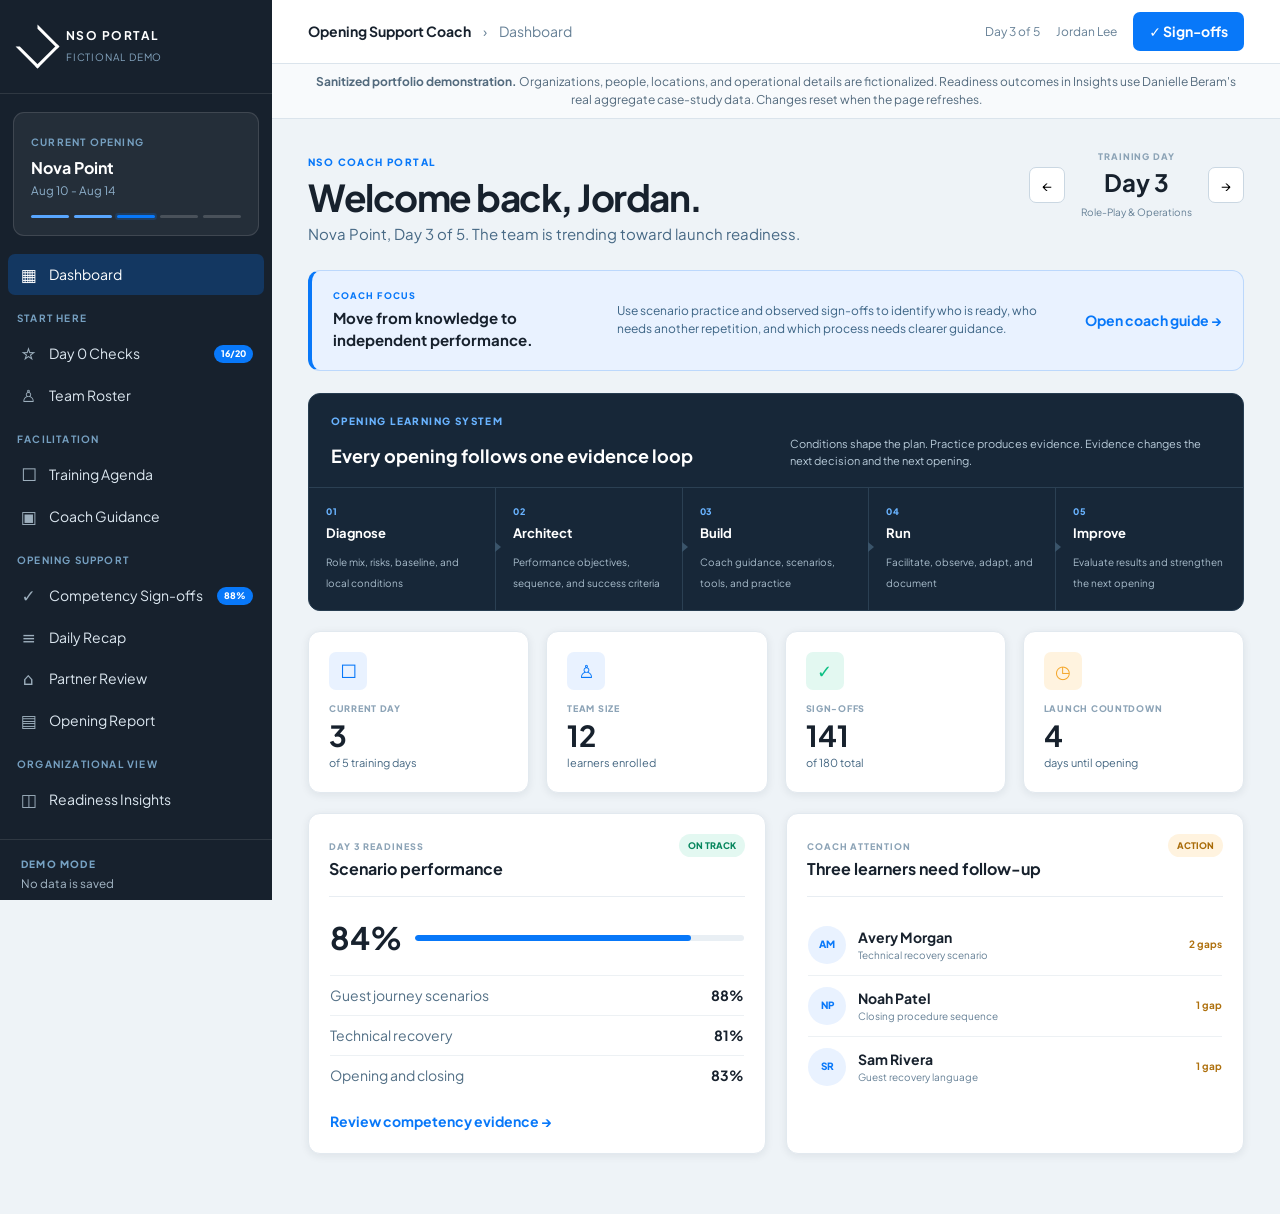
<file: demo/index.html>
<!DOCTYPE html>
<html lang="en">
<head>
  <meta charset="UTF-8">
  <meta name="viewport" content="width=device-width, initial-scale=1.0">
  <title>NSO Coach Portal | Fictional Portfolio Demo</title>
  <meta name="description" content="A fictional, front-end-only demonstration of Danielle Beram's NSO Coach Portal.">
  <link rel="preconnect" href="https://fonts.googleapis.com">
  <link rel="preconnect" href="https://fonts.gstatic.com" crossorigin>
  <link href="https://fonts.googleapis.com/css2?family=Plus+Jakarta+Sans:wght@400;500;600;700;800&display=swap" rel="stylesheet">
  <link rel="stylesheet" href="demo.css">
</head>
<body>
  <div class="demo-shell">
    <aside class="sidebar" id="sidebar">
      <div class="brand">
        <span class="brand-mark" aria-hidden="true"></span>
        <div>
          <strong>NSO PORTAL</strong>
          <span>Fictional demo</span>
        </div>
      </div>

      <div class="opening-card">
        <span>CURRENT OPENING</span>
        <strong>Nova Point</strong>
        <small>Aug 10 - Aug 14</small>
        <div class="day-pips" aria-label="Five-day program progress">
          <i class="complete"></i>
          <i class="complete"></i>
          <i class="active"></i>
          <i></i>
          <i></i>
        </div>
      </div>

      <nav class="sidebar-nav" aria-label="Demo sections">
        <button class="nav-item active" data-view="dashboard">
          <span class="nav-icon">▦</span>Dashboard
        </button>

        <p class="nav-label">START HERE</p>
        <button class="nav-item" data-view="readiness">
          <span class="nav-icon">☆</span>Day 0 Checks
          <span class="nav-count" id="readinessNavCount">16/20</span>
        </button>
        <button class="nav-item" data-view="roster">
          <span class="nav-icon">♙</span>Team Roster
        </button>

        <p class="nav-label">FACILITATION</p>
        <button class="nav-item" data-view="agenda">
          <span class="nav-icon">□</span>Training Agenda
        </button>
        <button class="nav-item" data-view="guidance">
          <span class="nav-icon">▣</span>Coach Guidance
        </button>

        <p class="nav-label">OPENING SUPPORT</p>
        <button class="nav-item" data-view="signoffs">
          <span class="nav-icon">✓</span>Competency Sign-offs
          <span class="nav-count" id="signoffNavCount">78%</span>
        </button>
        <button class="nav-item" data-view="recap">
          <span class="nav-icon">≡</span>Daily Recap
        </button>
        <button class="nav-item" data-view="partner">
          <span class="nav-icon">⌂</span>Partner Review
        </button>
        <button class="nav-item" data-view="report">
          <span class="nav-icon">▤</span>Opening Report
        </button>

        <p class="nav-label">ORGANIZATIONAL VIEW</p>
        <button class="nav-item" data-view="insights">
          <span class="nav-icon">◫</span>Readiness Insights
        </button>
      </nav>

      <div class="sidebar-foot">
        <span>DEMO MODE</span>
        <small>No data is saved</small>
      </div>
    </aside>

    <div class="app">
      <header class="topbar">
        <button class="menu-button" id="menuButton" aria-label="Open navigation">☰</button>
        <div class="breadcrumb">
          <strong>Opening Support Coach</strong>
          <span>›</span>
          <span id="breadcrumb">Dashboard</span>
        </div>
        <div class="topbar-actions">
          <span class="day-label">Day 3 of 5</span>
          <span class="user-chip">Jordan Lee</span>
          <button class="button primary" data-view-jump="signoffs">✓ Sign-offs</button>
        </div>
      </header>

      <div class="demo-notice">
        <strong>Sanitized portfolio demonstration.</strong>
        Organizations, people, locations, and operational details are fictionalized. Readiness outcomes in Insights use Danielle Beram's real aggregate case-study data. Changes reset when the page refreshes.
      </div>

      <main>
        <section class="view active" id="dashboard" data-title="Dashboard">
          <div class="page-head dashboard-head">
            <div>
              <span class="eyebrow">NSO COACH PORTAL</span>
              <h1>Welcome back, Jordan.</h1>
              <p>Nova Point, Day 3 of 5. The team is trending toward launch readiness.</p>
            </div>
            <div class="day-control">
              <button aria-label="Previous day">←</button>
              <div><small>TRAINING DAY</small><strong>Day 3</strong><span>Role-Play &amp; Operations</span></div>
              <button aria-label="Next day">→</button>
            </div>
          </div>

          <div class="coach-callout">
            <div>
              <span>COACH FOCUS</span>
              <strong>Move from knowledge to independent performance.</strong>
            </div>
            <p>Use scenario practice and observed sign-offs to identify who is ready, who needs another repetition, and which process needs clearer guidance.</p>
            <button class="text-button" data-view-jump="guidance">Open coach guide →</button>
          </div>

          <section class="learning-system" aria-labelledby="learningSystemTitle">
            <div class="learning-system-head">
              <span class="eyebrow">OPENING LEARNING SYSTEM</span>
              <h2 id="learningSystemTitle">Every opening follows one evidence loop</h2>
              <p>Conditions shape the plan. Practice produces evidence. Evidence changes the next decision and the next opening.</p>
            </div>
            <ol>
              <li><span>01</span><strong>Diagnose</strong><small>Role mix, risks, baseline, and local conditions</small></li>
              <li><span>02</span><strong>Architect</strong><small>Performance objectives, sequence, and success criteria</small></li>
              <li><span>03</span><strong>Build</strong><small>Coach guidance, scenarios, tools, and practice</small></li>
              <li><span>04</span><strong>Run</strong><small>Facilitate, observe, adapt, and document</small></li>
              <li><span>05</span><strong>Improve</strong><small>Evaluate results and strengthen the next opening</small></li>
            </ol>
          </section>

          <div class="stat-grid">
            <article>
              <span class="stat-icon blue">□</span>
              <small>CURRENT DAY</small>
              <strong>3</strong>
              <p>of 5 training days</p>
            </article>
            <article>
              <span class="stat-icon blue">♙</span>
              <small>TEAM SIZE</small>
              <strong>12</strong>
              <p>learners enrolled</p>
            </article>
            <article>
              <span class="stat-icon green">✓</span>
              <small>SIGN-OFFS</small>
              <strong id="dashboardSigned">141</strong>
              <p>of 180 total</p>
            </article>
            <article>
              <span class="stat-icon amber">◷</span>
              <small>LAUNCH COUNTDOWN</small>
              <strong>4</strong>
              <p>days until opening</p>
            </article>
          </div>

          <div class="dashboard-grid">
            <article class="card">
              <div class="card-head">
                <div><small>DAY 3 READINESS</small><h2>Scenario performance</h2></div>
                <span class="status-pill good">On track</span>
              </div>
              <div class="score-line">
                <strong>84%</strong>
                <div><span style="width:84%"></span></div>
              </div>
              <ul class="clean-list">
                <li><span>Guest journey scenarios</span><strong>88%</strong></li>
                <li><span>Technical recovery</span><strong>81%</strong></li>
                <li><span>Opening and closing</span><strong>83%</strong></li>
              </ul>
              <button class="text-button" data-view-jump="signoffs">Review competency evidence →</button>
            </article>

            <article class="card">
              <div class="card-head">
                <div><small>COACH ATTENTION</small><h2>Three learners need follow-up</h2></div>
                <span class="status-pill attention">Action</span>
              </div>
              <div class="attention-list">
                <div><span class="avatar">AM</span><p><strong>Avery Morgan</strong><small>Technical recovery scenario</small></p><b>2 gaps</b></div>
                <div><span class="avatar">NP</span><p><strong>Noah Patel</strong><small>Closing procedure sequence</small></p><b>1 gap</b></div>
                <div><span class="avatar">SR</span><p><strong>Sam Rivera</strong><small>Guest recovery language</small></p><b>1 gap</b></div>
              </div>
            </article>
          </div>
        </section>

        <section class="view" id="readiness" data-title="Day 0 Checks">
          <div class="page-head">
            <div>
              <span class="eyebrow">OPENING DIAGNOSIS</span>
              <h1>Day 0 Checks</h1>
              <p>Diagnose local conditions, learner context, operational constraints, and the evidence needed before training begins.</p>
            </div>
          </div>

          <div class="progress-card">
            <div><strong>Opening readiness</strong><span id="readinessText">16 of 20 checks complete</span></div>
            <strong id="readinessPercent">80%</strong>
            <div class="progress-track"><span id="readinessBar" style="width:80%"></span></div>
          </div>

          <div class="check-groups">
            <article class="card check-group">
              <div class="card-head">
                <div><h2>Partnership and planning</h2><p>Align on the coaching plan and ownership before Day 1.</p></div>
                <span class="check-count">4/5</span>
              </div>
              <label><input type="checkbox" checked> Five-day agenda reviewed with the local leader</label>
              <label><input type="checkbox" checked> Escalation paths and response owners confirmed</label>
              <label><input type="checkbox" checked> Daily recap recipients and cadence agreed</label>
              <label><input type="checkbox" checked> Readiness decision criteria explained</label>
              <label><input type="checkbox"> Opening-weekend coverage plan finalized</label>
            </article>

            <article class="card check-group">
              <div class="card-head">
                <div><h2>Learning environment</h2><p>Verify that the team can access every required learning resource.</p></div>
                <span class="check-count">4/5</span>
              </div>
              <label><input type="checkbox" checked> Learner accounts active</label>
              <label><input type="checkbox" checked> Practice stations labeled and ready</label>
              <label><input type="checkbox" checked> Coach guide available offline</label>
              <label><input type="checkbox" checked> Scenario cards printed</label>
              <label><input type="checkbox"> Backup device tested</label>
            </article>

            <article class="card check-group">
              <div class="card-head">
                <div><h2>Operational readiness</h2><p>Confirm the site can support realistic coached practice.</p></div>
                <span class="check-count">4/5</span>
              </div>
              <label><input type="checkbox" checked> Guest flow is safe for practice</label>
              <label><input type="checkbox" checked> Opening and closing tools available</label>
              <label><input type="checkbox" checked> Recovery scenarios prepared</label>
              <label><input type="checkbox" checked> Shift roles assigned</label>
              <label><input type="checkbox"> Final facilities walkthrough complete</label>
            </article>

            <article class="card check-group">
              <div class="card-head">
                <div><h2>Measurement setup</h2><p>Make sure the opening will generate usable readiness evidence.</p></div>
                <span class="check-count">4/5</span>
              </div>
              <label><input type="checkbox" checked> Learner roster and roles verified</label>
              <label><input type="checkbox" checked> Competency standards reviewed</label>
              <label><input type="checkbox" checked> Scenario assessment rubric ready</label>
              <label><input type="checkbox" checked> Baseline readiness score recorded</label>
              <label><input type="checkbox"> Post-opening review scheduled</label>
            </article>
          </div>
        </section>

        <section class="view" id="roster" data-title="Team Roster">
          <div class="page-head split">
            <div>
              <span class="eyebrow">TEAM ROSTER</span>
              <h1>Opening Team</h1>
              <p>Use role mix, prior progress, notes, and observed gaps to target support instead of treating every learner the same.</p>
            </div>
            <div class="head-actions">
              <button class="button secondary" id="addLearner">＋ Add fictional learner</button>
              <button class="button primary" id="bulkReady">Mark team ready</button>
            </div>
          </div>

          <article class="card roster-card">
            <div class="card-head">
              <h2>Learners <span id="rosterCount">(6 shown)</span></h2>
              <small>Portfolio demo subset</small>
            </div>
            <div id="rosterList" class="roster-list"></div>
          </article>
        </section>

        <section class="view" id="agenda" data-title="Training Agenda">
          <div class="page-head">
            <div>
              <span class="eyebrow">DAILY AGENDA</span>
              <h1>A facilitation plan built for performance</h1>
              <p>Each block connects a measurable objective to coach guidance, learner practice, observable evidence, and the next decision.</p>
            </div>
          </div>

          <div class="day-tabs" id="agendaTabs">
            <button data-day="1">DAY 1<strong>Guest Experience</strong></button>
            <button data-day="2">DAY 2<strong>Service &amp; Tech</strong></button>
            <button class="active" data-day="3">DAY 3<strong>Role-Play &amp; Ops</strong></button>
            <button data-day="4">DAY 4<strong>Full Simulation</strong></button>
            <button data-day="5">DAY 5<strong>Launch Readiness</strong></button>
          </div>

          <article class="card agenda-intro">
            <div>
              <small id="agendaDayLabel">DAY 3 LEARNING PLAN</small>
              <h2 id="agendaTitle">Role-Play and Operations</h2>
              <p id="agendaSummary">Convert procedures into fluent performance through coached scenarios and progressive independence.</p>
            </div>
            <span class="status-pill good">Coach guide linked</span>
          </article>

          <div class="agenda-logic">
            <article>
              <span>WHY THIS DAY EXISTS</span>
              <p id="agendaIntent">Integrate isolated skills into complete operational performance.</p>
            </article>
            <article>
              <span>EVIDENCE THIS DAY PRODUCES</span>
              <p id="agendaEvidence">Independent opening, full guest flow, recovery under pressure, and closing performance.</p>
            </article>
          </div>

          <div class="agenda-instruction">
            <strong>Open any agenda block</strong>
            <span>See the performance objectives, coach guidance, Say, See, Do prompts, and evidence captured.</span>
          </div>

          <div class="agenda-list" id="agendaList"></div>
        </section>

        <section class="view" id="guidance" data-title="Coach Guidance">
          <div class="page-head">
            <div>
              <span class="eyebrow">EMBEDDED KNOWLEDGE</span>
              <h1>Coach Guidance</h1>
              <p>Field-tested decision support connects the designed experience to consistent execution at the moment of need.</p>
            </div>
          </div>

          <div class="knowledge-layout">
            <aside class="article-nav">
              <label class="search-box">⌕ <input id="guideSearch" type="search" placeholder="Search guidance"></label>
              <div class="guide-group">
                <p>START HERE</p>
                <button class="guide-link active" data-guide="structure">How to use the five-day plan</button>
                <button class="guide-link" data-guide="signals">Reading readiness signals</button>
              </div>
              <div class="guide-group">
                <p>DAILY FACILITATION</p>
                <button class="guide-link" data-guide="adjust">Adapting without losing the standard</button>
              </div>
              <div class="guide-group">
                <p>COACHING PRACTICE</p>
                <button class="guide-link" data-guide="scenarios">Running scenario practice</button>
                <button class="guide-link" data-guide="feedback">Giving observable feedback</button>
                <button class="guide-link" data-guide="differentiation">Coaching mixed readiness levels</button>
              </div>
              <div class="guide-group">
                <p>EVIDENCE AND DECISIONS</p>
                <button class="guide-link" data-guide="evidence">Capturing usable performance evidence</button>
                <button class="guide-link" data-guide="readiness">Making a readiness decision</button>
              </div>
              <div class="guide-group">
                <p>ESCALATION</p>
                <button class="guide-link" data-guide="confusion">Handling process confusion</button>
                <button class="guide-link" data-guide="intervene">Knowing when to intervene</button>
              </div>
              <p class="guide-empty" id="guideEmpty" hidden>No guidance matches this search.</p>
            </aside>

            <article class="card guide-article" id="guideArticle"></article>
          </div>
        </section>

        <section class="view" id="signoffs" data-title="Competency Sign-offs">
          <div class="page-head split">
            <div>
              <span class="eyebrow">OBSERVED PERFORMANCE</span>
              <h1>Competency Sign-offs</h1>
              <p>Measure observable behavior against predefined criteria by learner, day, and competency.</p>
            </div>
            <button class="button secondary" id="exportDemo">⇩ Export demo summary</button>
          </div>

          <div class="day-tabs compact" id="signoffTabs">
            <button data-signoff-day="1">Day 1</button>
            <button data-signoff-day="2">Day 2</button>
            <button class="active" data-signoff-day="3">Day 3</button>
            <button data-signoff-day="4">Day 4</button>
            <button data-signoff-day="5">Day 5</button>
          </div>

          <article class="card signoff-card">
            <div class="card-head">
              <div><h2 id="signoffTitle">Day 3 competencies</h2><p id="signoffSubtitle">Role-play and store operations</p></div>
              <div class="mini-progress"><strong id="signoffRate">78%</strong><span><i id="signoffRateBar" style="width:78%"></i></span></div>
            </div>
            <div class="table-scroll">
              <table class="signoff-table">
                <thead><tr id="signoffHead"></tr></thead>
                <tbody id="signoffBody"></tbody>
              </table>
            </div>
          </article>
        </section>

        <section class="view" id="recap" data-title="Daily Recap">
          <div class="page-head">
            <div>
              <span class="eyebrow">DAILY REPORTING</span>
              <h1>Daily Training Recap</h1>
              <p>Turn implementation evidence into an immediate coaching adjustment and a consistent stakeholder update.</p>
            </div>
          </div>

          <div class="recap-layout">
            <div class="recap-form">
              <article class="card form-card">
                <div class="card-head"><div><h2>Team progress</h2><p>What moved forward today?</p></div><span class="status-pill good">Day 3</span></div>
                <textarea id="recapProgress" rows="5">The team completed three full guest-flow scenarios. Nine learners performed independently; three need another coached repetition tomorrow.</textarea>
                <div class="quick-add">
                  <button data-add="progress" data-text="All learners attended.">All attended</button>
                  <button data-add="progress" data-text="Scenario confidence improved.">Confidence improved</button>
                  <button data-add="progress" data-text="One learner needs follow-up.">Follow-up needed</button>
                </div>
              </article>

              <article class="card form-card">
                <div class="card-head"><div><h2>Risks and actions</h2><p>What could affect readiness?</p></div></div>
                <textarea id="recapRisks" rows="5">Technical recovery steps are still inconsistent under time pressure. Tomorrow begins with a focused recovery drill before the full simulation.</textarea>
                <div class="quick-add">
                  <button data-add="risks" data-text="No critical blockers.">No critical blockers</button>
                  <button data-add="risks" data-text="Coach follow-up assigned.">Follow-up assigned</button>
                  <button data-add="risks" data-text="Escalation owner confirmed.">Owner confirmed</button>
                </div>
              </article>
            </div>

            <article class="slack-preview">
              <div class="slack-head">
                <div><strong>Message preview</strong><span>Ready to share with stakeholders</span></div>
                <button class="button secondary" id="copyRecap">Copy recap</button>
              </div>
              <div class="slack-channel"># opening-readiness</div>
              <div class="slack-message">
                <span class="avatar purple">JL</span>
                <div>
                  <strong>Jordan Lee <small>Today at 5:15 PM</small></strong>
                  <h3>NSO Daily Recap: Day 3</h3>
                  <p><b>Nova Point</b> | Role-Play and Operations</p>
                  <hr>
                  <h4>Team progress</h4>
                  <p id="previewProgress"></p>
                  <h4>Risks and actions</h4>
                  <p id="previewRisks"></p>
                  <h4>Readiness snapshot</h4>
                  <p>Technical: <b>81%</b> | Operational and guest: <b>84%</b></p>
                </div>
              </div>
            </article>
          </div>
        </section>

        <section class="view" id="partner" data-title="Partner Review">
          <div class="page-head">
            <div>
              <span class="eyebrow">FORMAL REVIEW</span>
              <h1>Partner Readiness Review</h1>
              <p>Document the shared readiness decision and preserve who confirmed what.</p>
            </div>
          </div>

          <div class="partner-grid">
            <article class="card partner-checks">
              <div class="card-head">
                <div><h2>Readiness review</h2><p>Fictional criteria for demonstration only</p></div>
                <span id="partnerCount" class="status-pill attention">7/10</span>
              </div>
              <h3>Team capability</h3>
              <label><input type="checkbox" checked> Leadership roles can run the opening rhythm</label>
              <label><input type="checkbox" checked> Learners meet the core guest-readiness standard</label>
              <h3>Operational systems</h3>
              <label><input type="checkbox" checked> Opening and closing responsibilities are assigned</label>
              <label><input type="checkbox" checked> Escalation owners and response paths are clear</label>
              <h3>Technical response</h3>
              <label><input type="checkbox" checked> Team can recognize and categorize common issues</label>
              <label><input type="checkbox"> Team can complete recovery without coach prompting</label>
              <h3>Guest experience</h3>
              <label><input type="checkbox" checked> Team can run the complete guest journey</label>
              <label><input type="checkbox" checked> Team can apply the recovery model</label>
              <h3>Launch decision</h3>
              <label><input type="checkbox"> Remaining gaps have named owners</label>
              <label><input type="checkbox"> Partner confirms launch readiness</label>
            </article>

            <article class="card signoff-panel">
              <span class="eyebrow">DUAL CONFIRMATION</span>
              <h2>Formal sign-off</h2>
              <p>Separate confirmations preserve accountability for the final readiness decision.</p>
              <label>Opening Support Coach<input type="text" value="Jordan Lee"></label>
              <label>Date<input type="date" value="2026-08-13"></label>
              <button class="button primary confirm-button">Confirm coach review</button>
              <hr>
              <label>Local Partner<input type="text" value="Taylor Chen"></label>
              <label>Date<input type="date" value="2026-08-13"></label>
              <button class="button secondary confirm-button">Confirm partner review</button>
              <small class="timestamp-note">First-confirmation timestamps are preserved in the production system.</small>
            </article>
          </div>
        </section>

        <section class="view" id="report" data-title="Opening Report">
          <div class="page-head">
            <div>
              <span class="eyebrow">CLOSEOUT AND LEARNING</span>
              <h1>Post-Opening Report</h1>
              <p>Compare outcomes to the readiness standard, close ownership, and feed recommendations into the next opening.</p>
            </div>
          </div>

          <div class="report-grid">
            <article class="card">
              <div class="card-head"><div><h2>Launch outcome</h2><p>Opening-weekend snapshot</p></div><span class="status-pill good">Ready</span></div>
              <div class="rating-grid">
                <label>Technical readiness<select><option>Exceeds standard</option><option>Meets standard</option><option>Needs follow-up</option></select></label>
                <label>Guest readiness<select><option>Exceeds standard</option><option>Meets standard</option><option>Needs follow-up</option></select></label>
                <label>Leadership readiness<select><option>Meets standard</option><option>Exceeds standard</option><option>Needs follow-up</option></select></label>
                <label>Opening execution<select><option>Meets standard</option><option>Exceeds standard</option><option>Needs follow-up</option></select></label>
              </div>
              <label class="full-field">What should change for the next opening?<textarea rows="5">Add a second technical-recovery simulation on Day 3. Keep the partner readiness review on Day 4; it surfaced ownership gaps early enough to resolve them.</textarea></label>
            </article>

            <aside class="card closeout-summary">
              <span class="eyebrow">OPENING SUMMARY</span>
              <h2>Nova Point</h2>
              <dl>
                <div><dt>Learners</dt><dd>12</dd></div>
                <div><dt>Competencies met</dt><dd>92%</dd></div>
                <div><dt>Process escalations</dt><dd>2</dd></div>
                <div><dt>Opening-weekend refunds</dt><dd>1</dd></div>
                <div><dt>Guest review score</dt><dd>4.8</dd></div>
              </dl>
              <button class="button primary" id="completeOpening">Complete fictional opening</button>
              <p class="completion-note" id="completionNote"></p>
            </aside>
          </div>
        </section>

        <section class="view" id="insights" data-title="Readiness Insights">
          <div class="page-head">
            <div>
              <span class="eyebrow">CROSS-OPENING LEARNING</span>
              <h1>Readiness Insights</h1>
              <p>Standardized data turns individual openings into an improvement system.</p>
            </div>
          </div>

          <div class="impact-hero">
            <div>
              <span>TECHNICAL READINESS</span>
              <strong>+35%</strong>
              <p>Average improvement after the knowledge platform and operating process were introduced.</p>
            </div>
            <div>
              <span>OPERATIONAL AND GUEST READINESS</span>
              <strong>+28%</strong>
              <p>Average improvement across the same opening cohort.</p>
            </div>
            <aside>
              <strong>Measurement sources</strong>
              <ul>
                <li>Secret-shop scoring</li>
                <li>Scenario-based assessments</li>
                <li>Process-confusion escalations</li>
              </ul>
            </aside>
          </div>

          <div class="insight-grid">
            <article class="card readiness-comparison">
              <div class="card-head">
                <div>
                  <small>29 OPENINGS · READINESS SCORES</small>
                  <h2>Readiness before and after the knowledge platform</h2>
                  <p>Danielle Beram built the company's new-store-opening knowledge platform and the operating process behind it. Across the first five openings using it, average readiness rose from 56 to 83.2.</p>
                </div>
              </div>

              <div class="readiness-summary">
                <article class="before">
                  <span>HISTORICAL BASELINE</span>
                  <strong>56</strong>
                  <small>Average, Openings 1–24</small>
                </article>
                <article class="after">
                  <span>WITH THE PLATFORM</span>
                  <strong>83.2</strong>
                  <small>Average, first 5 platform-supported openings</small>
                </article>
                <article class="lift">
                  <span>READINESS LIFT</span>
                  <strong>+27.2</strong>
                  <small>points, a 48.6% relative increase</small>
                </article>
              </div>

              <div class="bar-chart readiness-bars" aria-label="Readiness score comparison. The historical baseline across Openings 1 through 24 was 56. After the knowledge platform launched, Opening 25 scored 74, Opening 26 scored 79, Opening 27 scored 83, Opening 28 scored 88, and Opening 29 scored 92.">
                <div class="pre"><span>Historical avg</span><i><b style="width:56%"></b></i><strong>56</strong></div>
                <div class="intervention"><span>Knowledge platform introduced</span></div>
                <div class="post"><span>Opening 25</span><i><b style="width:74%"></b></i><strong>74</strong></div>
                <div class="post"><span>Opening 26</span><i><b style="width:79%"></b></i><strong>79</strong></div>
                <div class="post"><span>Opening 27</span><i><b style="width:83%"></b></i><strong>83</strong></div>
                <div class="post"><span>Opening 28</span><i><b style="width:88%"></b></i><strong>88</strong></div>
                <div class="post"><span>Opening 29</span><i><b style="width:92%"></b></i><strong>92</strong></div>
              </div>

              <p class="data-note">Readiness is scored on a 100-point scale. The baseline consolidates 24 historical openings with scores ranging from 51 to 62 and averaging 56. Each of the first five openings using the platform is shown individually.</p>

              <details class="readiness-data">
                <summary>View all 29 readiness scores</summary>
                <div>
                  <strong>Historical baseline, Openings 1–24</strong>
                  <p>54, 52, 58, 55, 60, 51, 57, 53, 56, 59, 54, 58, 52, 57, 61, 55, 53, 56, 58, 54, 57, 62, 55, 57</p>
                  <strong>Platform-supported openings, Openings 25–29</strong>
                  <p>74, 79, 83, 88, 92</p>
                </div>
              </details>
            </article>

            <article class="card">
              <div class="card-head"><div><small>DATA TO DECISION</small><h2>What changed next</h2></div></div>
              <ol class="decision-list">
                <li><span>01</span><p><strong>Recurring gap detected</strong>Technical recovery performance dropped under time pressure.</p></li>
                <li><span>02</span><p><strong>Curriculum adjusted</strong>A second scenario repetition moved earlier in the five-day plan.</p></li>
                <li><span>03</span><p><strong>Coach guidance targeted</strong>Observers received a clearer evidence rubric and escalation boundary.</p></li>
                <li><span>04</span><p><strong>Next opening measured</strong>The same signal improved and required fewer follow-up escalations.</p></li>
              </ol>
            </article>
          </div>
        </section>
      </main>

      <div class="toast" id="toast" role="status" aria-live="polite"></div>
    </div>
  </div>

  <script src="demo.js"></script>
</body>
</html>
</file>
<file: demo/demo.css>
:root {
  --ink: #17212d;
  --ink-2: #263240;
  --blue: #0878f9;
  --blue-dark: #0565d7;
  --blue-soft: #e9f2ff;
  --surface: #eef3f7;
  --card: #ffffff;
  --line: #dbe4ec;
  --muted: #668096;
  --muted-2: #8da4b7;
  --green: #0bbf83;
  --green-soft: #e3f8f1;
  --amber: #f4a62a;
  --amber-soft: #fff3df;
  --red: #e5443c;
  --shadow: 0 2px 9px rgba(23, 33, 45, 0.08);
  --radius: 12px;
}

* { box-sizing: border-box; }
html { scroll-behavior: smooth; }
body {
  margin: 0;
  color: var(--ink);
  background: var(--surface);
  font-family: "Plus Jakarta Sans", system-ui, sans-serif;
  font-size: 14px;
  line-height: 1.5;
}
button, input, textarea, select { font: inherit; }
button { cursor: pointer; }
.demo-shell { min-height: 100vh; }
.sidebar {
  background: var(--ink);
  color: white;
  display: flex;
  flex-direction: column;
  height: 100vh;
  left: 0;
  overflow-y: auto;
  position: fixed;
  top: 0;
  width: 272px;
  z-index: 20;
}
.brand {
  align-items: center;
  border-bottom: 1px solid rgba(255,255,255,.1);
  display: flex;
  gap: 13px;
  min-height: 94px;
  padding: 18px 22px;
}
.brand-mark {
  border: 3px solid white;
  border-left-color: transparent;
  display: block;
  height: 31px;
  transform: rotate(45deg);
  width: 31px;
}
.brand strong { display: block; font-size: 12px; letter-spacing: .12em; }
.brand span { color: #83a3bd; font-size: 10px; letter-spacing: .08em; text-transform: uppercase; }
.opening-card {
  background: rgba(255,255,255,.06);
  border: 1px solid rgba(255,255,255,.12);
  border-radius: 11px;
  margin: 18px 13px;
  padding: 17px;
}
.opening-card > span, .nav-label { color: #76a0c1; font-size: 10px; font-weight: 700; letter-spacing: .12em; }
.opening-card strong { display: block; font-size: 16px; margin-top: 5px; }
.opening-card small { color: #8fb1cc; display: block; margin-top: 2px; }
.day-pips { display: grid; gap: 5px; grid-template-columns: repeat(5, 1fr); margin-top: 15px; }
.day-pips i { background: rgba(255,255,255,.17); border-radius: 3px; height: 3px; }
.day-pips i.complete { background: #58a6ff; }
.day-pips i.active { background: var(--blue); box-shadow: 0 0 0 2px rgba(8,120,249,.2); }
.sidebar-nav { padding: 0 8px 18px; }
.nav-label { margin: 16px 9px 7px; }
.nav-item {
  align-items: center;
  background: transparent;
  border: 0;
  border-radius: 7px;
  color: #dce7f0;
  display: flex;
  gap: 11px;
  min-height: 39px;
  padding: 8px 11px;
  text-align: left;
  width: 100%;
}
.nav-item:hover { background: rgba(255,255,255,.07); }
.nav-item.active { background: rgba(8,120,249,.25); color: white; }
.nav-icon { color: #9dafbd; font-size: 17px; text-align: center; width: 19px; }
.nav-item.active .nav-icon { color: white; }
.nav-count {
  background: var(--blue);
  border-radius: 999px;
  color: white;
  font-size: 9px;
  font-weight: 800;
  margin-left: auto;
  padding: 2px 7px;
}
.sidebar-foot {
  border-top: 1px solid rgba(255,255,255,.1);
  margin-top: auto;
  padding: 17px 21px 20px;
}
.sidebar-foot span { color: #77a3c4; display: block; font-size: 10px; font-weight: 800; letter-spacing: .12em; }
.sidebar-foot small { color: #a7bac9; }
.app { margin-left: 272px; min-height: 100vh; }
.topbar {
  align-items: center;
  background: white;
  border-bottom: 1px solid var(--line);
  display: flex;
  height: 64px;
  justify-content: space-between;
  padding: 0 36px;
  position: sticky;
  top: 0;
  z-index: 10;
}
.breadcrumb { align-items: center; display: flex; gap: 12px; }
.breadcrumb > span { color: var(--muted); }
.topbar-actions { align-items: center; display: flex; gap: 16px; }
.day-label, .user-chip { color: var(--muted); font-size: 12px; }
.menu-button {
  background: transparent;
  border: 0;
  display: none;
  font-size: 20px;
}
.demo-notice {
  background: #f8fafc;
  border-bottom: 1px solid var(--line);
  color: #536a7d;
  font-size: 12px;
  padding: 9px 36px;
  text-align: center;
}
main { padding: 31px 36px 60px; }
.view { display: none; margin: 0 auto; max-width: 1260px; }
.view.active { display: block; }
.page-head { margin-bottom: 25px; }
.page-head.split, .dashboard-head { align-items: flex-start; display: flex; justify-content: space-between; gap: 30px; }
.page-head h1 {
  font-size: clamp(27px, 3vw, 37px);
  letter-spacing: -.04em;
  line-height: 1.15;
  margin: 5px 0 4px;
}
.page-head p { color: #476985; font-size: 15px; margin: 0; max-width: 710px; }
.eyebrow { color: var(--blue); font-size: 10px; font-weight: 800; letter-spacing: .14em; }
.button {
  align-items: center;
  border: 1px solid transparent;
  border-radius: 7px;
  display: inline-flex;
  font-weight: 700;
  justify-content: center;
  min-height: 38px;
  padding: 8px 15px;
}
.button.primary { background: var(--blue); color: white; }
.button.primary:hover { background: var(--blue-dark); }
.button.secondary { background: white; border-color: #c7d5e1; color: var(--ink); }
.text-button { background: transparent; border: 0; color: var(--blue); font-weight: 700; padding: 0; }
.day-control { align-items: center; display: flex; gap: 16px; }
.day-control button { background: white; border: 1px solid #cad7e2; border-radius: 7px; height: 36px; width: 36px; }
.day-control div { text-align: center; }
.day-control small { color: var(--muted-2); display: block; font-size: 9px; font-weight: 800; letter-spacing: .1em; }
.day-control strong { display: block; font-size: 24px; }
.day-control span { color: var(--muted); font-size: 10px; }
.coach-callout {
  align-items: center;
  background: var(--blue-soft);
  border: 1px solid #bcd8fc;
  border-left: 4px solid var(--blue);
  border-radius: var(--radius);
  display: grid;
  gap: 20px;
  grid-template-columns: 1fr 1.7fr auto;
  margin-bottom: 22px;
  padding: 18px 21px;
}
.coach-callout span { color: var(--blue); display: block; font-size: 9px; font-weight: 800; letter-spacing: .12em; }
.coach-callout strong { display: block; font-size: 15px; margin-top: 4px; }
.coach-callout p { color: #3c6485; font-size: 12px; margin: 0; }
.learning-system {
  background: #172738;
  border: 1px solid #263c50;
  border-radius: 12px;
  color: white;
  margin-bottom: 20px;
  overflow: hidden;
}
.learning-system-head { align-items: end; display: grid; gap: 6px 28px; grid-template-columns: 1fr 1fr; padding: 20px 22px 18px; }
.learning-system-head .eyebrow { color: #69b3ff; grid-column: 1 / -1; }
.learning-system-head h2 { font-size: 18px; margin: 0; }
.learning-system-head p { color: #b9ccda; font-size: 11px; line-height: 1.55; margin: 0; }
.learning-system ol { border-top: 1px solid #2b4053; display: grid; grid-template-columns: repeat(5, 1fr); list-style: none; margin: 0; padding: 0; }
.learning-system li { border-right: 1px solid #2b4053; min-height: 122px; padding: 17px; position: relative; }
.learning-system li:last-child { border-right: 0; }
.learning-system li::after {
  border-bottom: 5px solid transparent;
  border-left: 6px solid #3a546a;
  border-top: 5px solid transparent;
  content: "";
  position: absolute;
  right: -6px;
  top: 54px;
  z-index: 1;
}
.learning-system li:last-child::after { display: none; }
.learning-system li > span { color: #69b3ff; display: block; font-size: 9px; font-weight: 900; letter-spacing: .1em; }
.learning-system li strong { display: block; font-size: 13px; margin: 6px 0; }
.learning-system li small { color: #a9bdcc; font-size: 10px; line-height: 1.45; }
.stat-grid { display: grid; gap: 17px; grid-template-columns: repeat(4, 1fr); margin-bottom: 20px; }
.stat-grid article, .card, .progress-card {
  background: var(--card);
  border: 1px solid #e2e9ef;
  border-radius: var(--radius);
  box-shadow: var(--shadow);
}
.stat-grid article { padding: 20px; }
.stat-grid small { color: var(--muted-2); display: block; font-size: 9px; font-weight: 800; letter-spacing: .08em; margin-top: 12px; }
.stat-grid strong { display: block; font-size: 29px; line-height: 1.1; margin-top: 5px; }
.stat-grid p { color: #456782; font-size: 11px; margin: 3px 0 0; }
.stat-icon { border-radius: 7px; display: grid; font-size: 18px; height: 38px; place-items: center; width: 38px; }
.stat-icon.blue { background: var(--blue-soft); color: var(--blue); }
.stat-icon.green { background: var(--green-soft); color: var(--green); }
.stat-icon.amber { background: var(--amber-soft); color: var(--amber); }
.dashboard-grid { display: grid; gap: 20px; grid-template-columns: 1fr 1fr; }
.card { padding: 21px; }
.card-head { align-items: flex-start; border-bottom: 1px solid #e8edf2; display: flex; justify-content: space-between; margin: -1px -1px 18px; padding: 0 0 15px; }
.card-head h2 { font-size: 16px; margin: 2px 0 0; }
.card-head p { color: var(--muted); font-size: 11px; margin: 3px 0 0; }
.card-head small { color: var(--muted-2); font-size: 9px; font-weight: 800; letter-spacing: .1em; }
.status-pill { border-radius: 999px; font-size: 9px; font-weight: 800; padding: 5px 9px; text-transform: uppercase; white-space: nowrap; }
.status-pill.good { background: var(--green-soft); color: #07865d; }
.status-pill.attention { background: var(--amber-soft); color: #a96c0a; }
.score-line { align-items: center; display: grid; gap: 13px; grid-template-columns: auto 1fr; margin-bottom: 14px; }
.score-line strong { font-size: 31px; }
.score-line > div, .mini-progress span { background: #e9eff4; border-radius: 5px; height: 6px; overflow: hidden; }
.score-line > div span, .mini-progress i { background: var(--blue); border-radius: 5px; display: block; height: 100%; }
.clean-list { list-style: none; margin: 0 0 16px; padding: 0; }
.clean-list li { border-top: 1px solid #edf1f4; display: flex; justify-content: space-between; padding: 9px 0; }
.clean-list span { color: #537086; }
.attention-list > div, .roster-row {
  align-items: center;
  border-bottom: 1px solid #edf1f4;
  display: flex;
  gap: 12px;
  padding: 11px 0;
}
.attention-list > div:last-child, .roster-row:last-child { border-bottom: 0; }
.avatar {
  background: var(--blue-soft);
  border-radius: 50%;
  color: var(--blue);
  display: grid;
  flex: 0 0 auto;
  font-size: 10px;
  font-weight: 800;
  height: 38px;
  place-items: center;
  width: 38px;
}
.avatar.purple { background: #63347f; color: white; }
.attention-list p { flex: 1; margin: 0; }
.attention-list p strong, .attention-list p small { display: block; }
.attention-list p small { color: var(--muted); font-size: 10px; }
.attention-list b { color: #ae700d; font-size: 10px; }
.progress-card {
  align-items: center;
  display: grid;
  gap: 16px;
  grid-template-columns: 1fr auto;
  margin-bottom: 20px;
  padding: 20px;
}
.progress-card div:first-child strong, .progress-card div:first-child span { display: block; }
.progress-card div:first-child span { color: var(--muted); font-size: 11px; margin-top: 3px; }
.progress-card > strong { font-size: 19px; }
.progress-track { background: #e6edf3; border-radius: 4px; grid-column: 1 / -1; height: 6px; overflow: hidden; }
.progress-track span { background: var(--blue); display: block; height: 100%; }
.check-groups { display: grid; gap: 18px; grid-template-columns: 1fr 1fr; }
.check-group label, .partner-checks label {
  align-items: flex-start;
  border-bottom: 1px solid #edf1f4;
  display: flex;
  gap: 10px;
  padding: 11px 0;
}
.check-group label:last-child { border-bottom: 0; }
input[type="checkbox"] { accent-color: var(--blue); height: 17px; width: 17px; }
.check-count { color: var(--blue); font-size: 11px; font-weight: 800; }
.head-actions { display: flex; gap: 9px; }
.roster-card { padding-bottom: 5px; }
.roster-row .avatar { height: 42px; width: 42px; }
.roster-main { flex: 1; }
.roster-main strong, .roster-main span { display: block; }
.roster-main span { color: var(--muted); font-size: 10px; }
.roster-progress { align-items: center; display: flex; gap: 10px; min-width: 190px; }
.roster-progress div { background: #e6edf3; border-radius: 4px; flex: 1; height: 5px; }
.roster-progress i { background: var(--blue); border-radius: 4px; display: block; height: 100%; }
.roster-progress strong { font-size: 11px; }
.day-tabs { display: grid; gap: 9px; grid-template-columns: repeat(5, 1fr); margin-bottom: 19px; }
.day-tabs button {
  background: white;
  border: 2px solid transparent;
  border-radius: 11px;
  color: var(--muted);
  font-size: 9px;
  font-weight: 800;
  min-height: 74px;
  padding: 10px;
}
.day-tabs button strong { color: var(--ink); display: block; font-size: 11px; margin-top: 5px; }
.day-tabs button.active { background: var(--blue-soft); border-color: var(--blue); color: var(--blue); }
.day-tabs.compact button { min-height: 43px; }
.agenda-intro { align-items: center; display: flex; justify-content: space-between; margin-bottom: 16px; }
.agenda-intro small { color: var(--blue); font-size: 9px; font-weight: 800; letter-spacing: .1em; }
.agenda-intro h2 { font-size: 18px; margin: 4px 0; }
.agenda-intro p { color: var(--muted); margin: 0; }
.agenda-logic { display: grid; gap: 14px; grid-template-columns: repeat(2, 1fr); margin-bottom: 14px; }
.agenda-logic article {
  background: #172738;
  border: 1px solid #263c50;
  border-radius: 11px;
  color: white;
  padding: 17px 19px;
}
.agenda-logic span, .agenda-section-label {
  color: #64aeff;
  display: block;
  font-size: 9px;
  font-weight: 800;
  letter-spacing: .1em;
  margin-bottom: 7px;
}
.agenda-logic p { color: #d5e2ed; font-size: 12px; line-height: 1.55; margin: 0; }
.agenda-instruction {
  align-items: center;
  background: #eef6ff;
  border: 1px solid #c9e2ff;
  border-radius: 9px;
  color: #41647f;
  display: flex;
  font-size: 11px;
  gap: 12px;
  margin-bottom: 12px;
  padding: 11px 14px;
}
.agenda-instruction strong { color: var(--blue); }
.agenda-list { display: grid; gap: 10px; }
.agenda-block {
  background: white;
  border: 1px solid #dfe7ed;
  border-radius: 11px;
  box-shadow: 0 2px 7px rgba(24, 43, 58, .03);
  overflow: hidden;
}
.agenda-block-toggle {
  align-items: center;
  background: white;
  border: 0;
  color: var(--ink);
  cursor: pointer;
  display: grid;
  gap: 14px;
  grid-template-columns: 68px minmax(0, 1fr) auto 18px;
  padding: 15px 17px;
  text-align: left;
  width: 100%;
}
.agenda-block-toggle:hover { background: #f7fafc; }
.agenda-block.open .agenda-block-toggle { background: #172738; color: white; }
.agenda-time {
  background: #eef4f8;
  border-radius: 999px;
  color: #527087;
  font-size: 10px;
  font-weight: 800;
  padding: 6px 8px;
  text-align: center;
}
.agenda-block.open .agenda-time { background: rgba(255,255,255,.1); color: #a8d2ff; }
.agenda-block-name strong { display: block; font-size: 13px; }
.agenda-block-name small { color: var(--muted); display: block; font-size: 10px; margin-top: 3px; }
.agenda-block.open .agenda-block-name small { color: #abc2d5; }
.agenda-expand-label { color: var(--blue); font-size: 10px; font-weight: 800; }
.agenda-chevron { color: #7891a4; font-size: 18px; transition: transform .2s ease; }
.agenda-block.open .agenda-chevron { color: #6eb4ff; transform: rotate(180deg); }
.agenda-block-body { background: #f5f8fa; border-top: 1px solid #dfe7ed; padding: 20px; }
.agenda-block-body[hidden] { display: none; }
.agenda-objectives { margin-bottom: 16px; }
.agenda-objectives ul { display: grid; gap: 7px; list-style: none; margin: 0; padding: 0; }
.agenda-objectives li { color: #38556b; font-size: 12px; padding-left: 14px; position: relative; }
.agenda-objectives li::before {
  background: var(--blue);
  border-radius: 50%;
  content: "";
  height: 5px;
  left: 0;
  position: absolute;
  top: 7px;
  width: 5px;
}
.agenda-coach-note {
  background: linear-gradient(135deg, #eaf4ff, #f5f9fc);
  border: 1px solid #cce2fa;
  border-radius: 9px;
  margin-bottom: 14px;
  padding: 15px;
}
.agenda-coach-note p, .agenda-evidence p { color: #294b65; font-size: 12px; line-height: 1.55; margin: 0; }
.say-see-do { display: grid; gap: 10px; grid-template-columns: repeat(3, 1fr); }
.ssd-card { background: white; border: 1px solid #dfe7ed; border-radius: 9px; padding: 14px; }
.ssd-card span {
  display: block;
  font-size: 9px;
  font-weight: 900;
  letter-spacing: .12em;
  margin-bottom: 7px;
}
.ssd-card.say { border-top: 3px solid var(--blue); }
.ssd-card.say span { color: var(--blue); }
.ssd-card.see { border-top: 3px solid var(--green); }
.ssd-card.see span { color: #07865d; }
.ssd-card.do { border-top: 3px solid #f59e0b; }
.ssd-card.do span { color: #b66d00; }
.ssd-card p { color: #405f77; font-size: 11px; line-height: 1.55; margin: 0; }
.agenda-evidence {
  background: #172738;
  border-radius: 9px;
  margin-top: 12px;
  padding: 13px 15px;
}
.agenda-evidence .agenda-section-label { color: #69b3ff; }
.agenda-evidence p { color: #dbe7f0; }
.knowledge-layout { display: grid; gap: 20px; grid-template-columns: 280px 1fr; }
.article-nav {
  background: white;
  border: 1px solid #e1e8ee;
  border-radius: var(--radius);
  max-height: calc(100vh - 96px);
  overflow: hidden;
  overflow-y: auto;
  position: sticky;
  top: 76px;
}
.search-box { align-items: center; background: white; border-bottom: 1px solid #e8edf2; display: flex; gap: 8px; padding: 15px; position: sticky; top: 0; z-index: 2; }
.search-box input { border: 1px solid #cedbe5; border-radius: 7px; padding: 9px; width: 100%; }
.guide-group[hidden] { display: none; }
.article-nav p { color: var(--muted-2); font-size: 9px; font-weight: 800; letter-spacing: .1em; margin: 17px 16px 7px; }
.article-nav .guide-empty { color: #617b8f; font-size: 11px; font-weight: 600; letter-spacing: 0; line-height: 1.5; margin: 18px 16px; }
.guide-link {
  background: transparent;
  border: 0;
  color: #47667e;
  display: block;
  padding: 10px 16px;
  text-align: left;
  width: 100%;
}
.guide-link.active { background: var(--blue-soft); color: var(--blue); font-weight: 700; }
.guide-article { min-height: 560px; padding: 30px 35px; }
.guide-category { color: var(--blue); font-size: 9px; font-weight: 800; letter-spacing: .1em; }
.guide-article h2 { font-size: 26px; margin: 8px 0 4px; }
.guide-article .lead { color: #55738a; font-size: 15px; line-height: 1.55; max-width: 760px; }
.guide-context { display: grid; gap: 12px; grid-template-columns: repeat(2, 1fr); margin: 22px 0 14px; }
.guide-context article { background: #f5f8fa; border: 1px solid #e0e8ee; border-radius: 9px; padding: 15px; }
.guide-context span, .guide-language span, .guide-check > span {
  color: var(--blue);
  display: block;
  font-size: 9px;
  font-weight: 800;
  letter-spacing: .1em;
  margin-bottom: 7px;
}
.guide-context p { color: #3e6078; font-size: 11px; line-height: 1.55; margin: 0; }
.guide-article p, .guide-article li { color: #405f77; }
.principle { background: #eef6ff; border: 1px solid #cce2fa; border-left: 4px solid var(--blue); margin: 14px 0 22px; padding: 16px 18px; }
.principle strong { color: var(--blue); display: block; font-size: 9px; letter-spacing: .1em; margin-bottom: 5px; }
.guide-sections { border-top: 1px solid #e4ebf0; }
.guide-section { border-bottom: 1px solid #e4ebf0; display: grid; gap: 18px; grid-template-columns: 34px 1fr; padding: 22px 0; }
.guide-step {
  align-items: center;
  background: #e9f3ff;
  border-radius: 50%;
  color: var(--blue);
  display: flex;
  font-size: 10px;
  font-weight: 900;
  height: 30px;
  justify-content: center;
  margin-top: 2px;
  width: 30px;
}
.guide-section h3 { font-size: 16px; margin: 0 0 7px; }
.guide-section p { font-size: 12px; line-height: 1.6; margin: 0 0 10px; }
.guide-section ul { display: grid; gap: 6px; margin: 0; padding-left: 17px; }
.guide-section li { font-size: 11px; line-height: 1.5; }
.guide-section li::marker { color: var(--blue); }
.guide-language {
  background: #172738;
  border-radius: 10px;
  margin-top: 22px;
  padding: 18px 20px;
}
.guide-language span { color: #69b3ff; }
.guide-language p { color: #edf6ff; font-size: 14px; font-weight: 600; line-height: 1.55; margin: 0; }
.guide-check { background: #f0faf6; border: 1px solid #ccecdf; border-radius: 10px; margin-top: 12px; padding: 17px 20px; }
.guide-check > span { color: #07865d; }
.guide-check ul { display: grid; gap: 7px; list-style: none; margin: 0; padding: 0; }
.guide-check li { color: #315f50; font-size: 11px; padding-left: 20px; position: relative; }
.guide-check li::before { color: #0db77e; content: "✓"; font-weight: 900; left: 0; position: absolute; }
.mini-progress { align-items: center; display: flex; gap: 10px; }
.mini-progress strong { font-size: 14px; }
.mini-progress span { width: 90px; }
.table-scroll { overflow-x: auto; }
.signoff-table { border-collapse: collapse; min-width: 900px; width: 100%; }
.signoff-table th, .signoff-table td { border-bottom: 1px solid #e7edf2; padding: 12px 8px; text-align: center; }
.signoff-table th { color: var(--muted-2); font-size: 8px; letter-spacing: .04em; text-transform: uppercase; }
.signoff-table th:first-child, .signoff-table td:first-child { text-align: left; }
.signoff-table td:first-child strong, .signoff-table td:first-child small { display: block; }
.signoff-table td:first-child small { color: var(--muted); }
.sign-cell {
  background: white;
  border: 2px solid #cddbe6;
  border-radius: 50%;
  color: transparent;
  height: 30px;
  width: 30px;
}
.sign-cell.signed { background: var(--green-soft); border-color: var(--green); color: #07865d; }
.recap-layout { display: grid; gap: 20px; grid-template-columns: 1fr 1fr; }
.recap-form { display: grid; gap: 16px; }
.form-card textarea, .full-field textarea {
  border: 1px solid #cbd9e4;
  border-radius: 8px;
  color: #2e4a60;
  line-height: 1.55;
  padding: 12px;
  resize: vertical;
  width: 100%;
}
.quick-add { display: flex; flex-wrap: wrap; gap: 7px; margin-top: 10px; }
.quick-add button { background: #eff4f8; border: 0; border-radius: 999px; color: #4c6b83; font-size: 10px; padding: 6px 10px; }
.slack-preview { background: #202124; border-radius: var(--radius); color: #ecedef; min-height: 610px; overflow: hidden; }
.slack-head { align-items: center; background: white; color: var(--ink); display: flex; justify-content: space-between; padding: 17px; }
.slack-head strong, .slack-head span { display: block; }
.slack-head span { color: var(--muted); font-size: 10px; }
.slack-channel { border-bottom: 1px solid #3b3d40; font-weight: 700; padding: 13px 18px; }
.slack-message { display: flex; gap: 12px; padding: 20px; }
.slack-message > div { flex: 1; }
.slack-message strong small { color: #8d9094; font-weight: 400; }
.slack-message h3 { margin: 12px 0 4px; }
.slack-message h4 { margin-bottom: 3px; }
.slack-message p { color: #d3d5d8; margin-top: 0; white-space: pre-line; }
.slack-message hr { border: 0; border-top: 1px solid #45474a; }
.partner-grid, .report-grid, .insight-grid { display: grid; gap: 20px; grid-template-columns: 1.4fr .7fr; }
.partner-checks h3 { color: var(--blue); font-size: 10px; letter-spacing: .1em; margin: 22px 0 3px; text-transform: uppercase; }
.signoff-panel > p { color: var(--muted); }
.signoff-panel label, .rating-grid label, .full-field {
  color: #4e697e;
  display: block;
  font-size: 10px;
  font-weight: 700;
  margin: 13px 0;
}
.signoff-panel input, .rating-grid select {
  background: white;
  border: 1px solid #cbd8e3;
  border-radius: 7px;
  display: block;
  margin-top: 5px;
  padding: 10px;
  width: 100%;
}
.signoff-panel .button { width: 100%; }
.signoff-panel hr { border: 0; border-top: 1px solid #e2e9ef; margin: 22px 0; }
.timestamp-note { color: var(--muted-2); display: block; margin-top: 14px; }
.rating-grid { display: grid; gap: 0 16px; grid-template-columns: 1fr 1fr; }
.closeout-summary dl { margin: 20px 0; }
.closeout-summary dl div { border-bottom: 1px solid #e5ebf0; display: flex; justify-content: space-between; padding: 10px 0; }
.closeout-summary dt { color: var(--muted); }
.closeout-summary dd { font-weight: 800; margin: 0; }
.closeout-summary .button { width: 100%; }
.completion-note { color: #07865d; font-size: 11px; font-weight: 700; text-align: center; }
.impact-hero {
  background: var(--ink);
  border-radius: 14px;
  color: white;
  display: grid;
  gap: 1px;
  grid-template-columns: 1fr 1fr .8fr;
  margin-bottom: 20px;
  overflow: hidden;
}
.impact-hero > div, .impact-hero > aside { background: rgba(255,255,255,.03); padding: 25px; }
.impact-hero span { color: #83a8c4; font-size: 9px; font-weight: 800; letter-spacing: .1em; }
.impact-hero > div > strong { color: #6fb4ff; display: block; font-size: 52px; letter-spacing: -.06em; line-height: 1; margin-top: 8px; }
.impact-hero p { color: #afc0cc; font-size: 11px; }
.impact-hero aside strong { color: #8eb8d5; }
.impact-hero li { color: #d6e1e8; margin: 8px 0; }
.insight-grid { grid-template-columns: 1.35fr .65fr; }
.readiness-summary { display: grid; gap: 1px; grid-template-columns: repeat(3, 1fr); margin-bottom: 20px; overflow: hidden; }
.readiness-summary article { background: #f4f7fa; min-height: 116px; padding: 16px; }
.readiness-summary article:first-child { border-radius: 9px 0 0 9px; }
.readiness-summary article:last-child { border-radius: 0 9px 9px 0; }
.readiness-summary span { color: var(--muted-2); display: block; font-size: 8px; font-weight: 900; letter-spacing: .09em; }
.readiness-summary strong { display: block; font-size: 32px; line-height: 1; margin: 9px 0 6px; }
.readiness-summary small { color: #58748a; font-size: 9px; line-height: 1.4; }
.readiness-summary .before strong { color: #6c8191; }
.readiness-summary .after { background: #edf6ff; }
.readiness-summary .after strong { color: var(--blue); }
.readiness-summary .lift { background: #e9f9f3; }
.readiness-summary .lift strong { color: #07865d; }
.bar-chart { display: grid; gap: 13px; }
.bar-chart > div { align-items: center; display: grid; gap: 10px; grid-template-columns: 70px 1fr 28px; }
.bar-chart span { color: var(--muted); font-size: 10px; }
.bar-chart i { background: #e8eef3; border-radius: 5px; height: 8px; overflow: hidden; }
.bar-chart b { background: linear-gradient(90deg, #8cc2ff, var(--blue)); border-radius: 5px; display: block; height: 100%; }
.bar-chart strong { font-size: 11px; }
.readiness-bars > div { grid-template-columns: 112px 1fr 28px; }
.readiness-bars .pre b { background: linear-gradient(90deg, #b9c5ce, #708595); }
.readiness-bars .pre span { color: #5e7383; font-weight: 700; }
.readiness-bars .post span { color: #315f80; font-weight: 700; }
.readiness-bars .intervention {
  border-bottom: 1px solid #b8d8f8;
  border-top: 1px solid #b8d8f8;
  display: block;
  margin: 3px 0;
  padding: 8px 0;
  text-align: center;
}
.readiness-bars .intervention span { color: var(--blue); font-size: 9px; font-weight: 900; letter-spacing: .04em; text-transform: uppercase; }
.data-note { color: var(--muted-2); font-size: 9px; line-height: 1.55; margin: 18px 0 0; }
.readiness-data { border-top: 1px solid #e2eaf0; margin-top: 14px; padding-top: 12px; }
.readiness-data summary { color: var(--blue); cursor: pointer; font-size: 10px; font-weight: 800; }
.readiness-data > div { background: #f5f8fa; border-radius: 8px; margin-top: 10px; padding: 13px; }
.readiness-data strong { color: #294b65; display: block; font-size: 10px; }
.readiness-data p { color: #60788a; font-size: 9px; line-height: 1.6; margin: 5px 0 12px; }
.readiness-data p:last-child { margin-bottom: 0; }
.decision-list { list-style: none; margin: 0; padding: 0; }
.decision-list li { border-bottom: 1px solid #e8edf2; display: flex; gap: 12px; padding: 12px 0; }
.decision-list li > span { color: var(--blue); font-size: 10px; font-weight: 800; }
.decision-list p { color: var(--muted); margin: 0; }
.decision-list p strong { color: var(--ink); display: block; margin-bottom: 2px; }
.toast {
  background: var(--ink);
  border-radius: 8px;
  bottom: 25px;
  color: white;
  font-weight: 700;
  left: 50%;
  opacity: 0;
  padding: 11px 17px;
  pointer-events: none;
  position: fixed;
  transform: translate(-50%, 12px);
  transition: .2s ease;
  z-index: 50;
}
.toast.show { opacity: 1; transform: translate(-50%, 0); }

@media (max-width: 1050px) {
  .stat-grid { grid-template-columns: 1fr 1fr; }
  .coach-callout { grid-template-columns: 1fr; }
  .impact-hero { grid-template-columns: 1fr 1fr; }
  .impact-hero aside { grid-column: 1 / -1; }
}

@media (max-width: 820px) {
  .sidebar { transform: translateX(-100%); transition: transform .2s ease; }
  .sidebar.open { transform: translateX(0); }
  .app { margin-left: 0; }
  .menu-button { display: block; }
  .topbar { padding: 0 18px; }
  .breadcrumb strong, .day-label, .user-chip { display: none; }
  .demo-notice { padding: 9px 18px; }
  main { padding: 24px 18px 50px; }
  .dashboard-grid, .check-groups, .knowledge-layout, .recap-layout, .partner-grid, .report-grid, .insight-grid { grid-template-columns: 1fr; }
  .learning-system-head { align-items: start; grid-template-columns: 1fr; }
  .learning-system-head .eyebrow { grid-column: auto; }
  .learning-system ol { grid-template-columns: 1fr; }
  .learning-system li { border-bottom: 1px solid #2b4053; border-right: 0; min-height: auto; }
  .learning-system li:last-child { border-bottom: 0; }
  .learning-system li::after { display: none; }
  .day-tabs { grid-template-columns: 1fr; }
  .day-tabs button { min-height: 50px; }
  .dashboard-head, .page-head.split { display: block; }
  .day-control, .head-actions { margin-top: 18px; }
  .article-nav { max-height: 420px; position: static; }
  .guide-article { min-height: auto; }
  .guide-context { grid-template-columns: 1fr; }
  .agenda-logic, .say-see-do { grid-template-columns: 1fr; }
}

@media (max-width: 540px) {
  .stat-grid { grid-template-columns: 1fr; }
  .topbar-actions .button { display: none; }
  .page-head h1 { font-size: 28px; }
  .impact-hero, .rating-grid { grid-template-columns: 1fr; }
  .impact-hero aside { grid-column: auto; }
  .agenda-intro { align-items: flex-start; display: grid; gap: 12px; }
  .agenda-instruction { align-items: flex-start; display: grid; gap: 3px; }
  .agenda-block-toggle { grid-template-columns: 62px minmax(0, 1fr) 16px; padding: 13px; }
  .agenda-expand-label { display: none; }
  .agenda-block-body { padding: 15px; }
  .guide-article { padding: 24px 20px; }
  .guide-section { gap: 11px; grid-template-columns: 30px 1fr; }
  .guide-language p { font-size: 13px; }
  .readiness-summary { grid-template-columns: 1fr; }
  .readiness-summary article:first-child { border-radius: 9px 9px 0 0; }
  .readiness-summary article:last-child { border-radius: 0 0 9px 9px; }
  .readiness-bars > div { grid-template-columns: 102px 1fr 26px; }
}

@media (prefers-reduced-motion: reduce) {
  * { scroll-behavior: auto !important; transition: none !important; }
}

:focus-visible { outline: 3px solid rgba(8,120,249,.45); outline-offset: 2px; }
</file>
